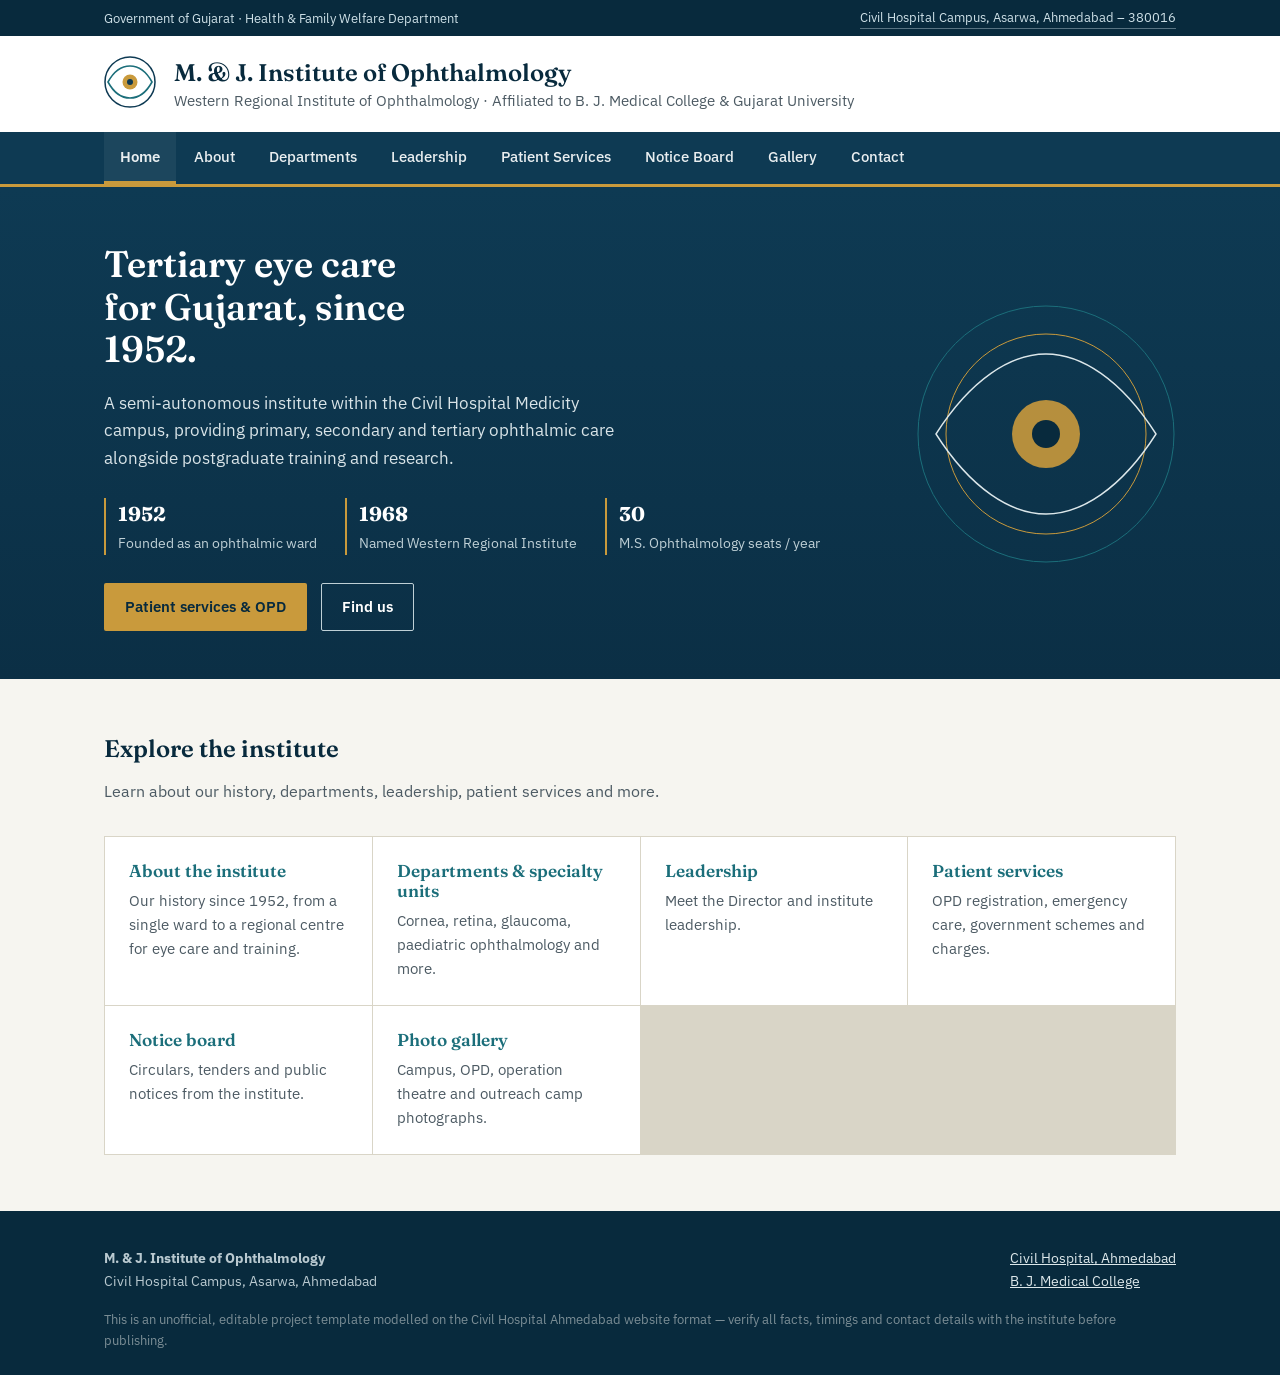
<file: index.html>
<!DOCTYPE html>
<html lang="en">
<head>
<meta charset="UTF-8">
<meta name="viewport" content="width=device-width, initial-scale=1.0">
<title>Home — M. &amp; J. Institute of Ophthalmology</title>
<meta name="description" content="M. & J. Institute of Ophthalmology, Ahmedabad — Western Regional Institute of Ophthalmology, Civil Hospital Campus, Asarwa. Est. 1952.">
<link rel="preconnect" href="https://fonts.googleapis.com">
<link rel="preconnect" href="https://fonts.gstatic.com" crossorigin>
<link href="https://fonts.googleapis.com/css2?family=Fraunces:opsz,wght@9..144,400;9..144,500;9..144,600;9..144,700&family=IBM+Plex+Sans:wght@400;500;600&display=swap" rel="stylesheet">
<link rel="stylesheet" href="styles.css">
</head>
<body>

<div class="gov-strip">
  <div class="wrap">
    <span>Government of Gujarat &middot; Health &amp; Family Welfare Department</span>
    <a href="contact.html">Civil Hospital Campus, Asarwa, Ahmedabad &ndash; 380016</a>
  </div>
</div>

<header class="site">
  <div class="wrap site-head">
    <div class="mark">
      <a href="index.html" style="display:block;">
      <svg width="52" height="52" viewBox="0 0 52 52" fill="none" xmlns="http://www.w3.org/2000/svg">
        <circle cx="26" cy="26" r="25" stroke="#0E3A53" stroke-width="1.5"/>
        <path d="M4 26C10 15 18 10 26 10C34 10 42 15 48 26C42 37 34 42 26 42C18 42 10 37 4 26Z" stroke="#1B6E7A" stroke-width="1.6"/>
        <circle cx="26" cy="26" r="7.5" fill="#C99A3C"/>
        <circle cx="26" cy="26" r="3" fill="#0E3A53"/>
      </svg>
      </a>
    </div>
    <div class="site-titles">
      <h1><a href="index.html" style="color:inherit;text-decoration:none;">M. &amp; J. Institute of Ophthalmology</a></h1>
      <p>Western Regional Institute of Ophthalmology &middot; Affiliated to B. J. Medical College &amp; Gujarat University</p>
    </div>
  </div>
  <nav class="primary">
    <ul>
      <li><a href="index.html" class="active">Home</a></li>
      <li><a href="about.html">About</a></li>
      <li><a href="departments.html">Departments</a></li>
      <li><a href="leadership.html">Leadership</a></li>
      <li><a href="services.html">Patient Services</a></li>
      <li><a href="notices.html">Notice Board</a></li>
      <li><a href="gallery.html">Gallery</a></li>
      <li><a href="contact.html">Contact</a></li>
    </ul>
  </nav>
</header>

<section class="hero">
  <div class="wrap">
    <div class="hero-copy">
      <h2>Tertiary eye care for Gujarat, since 1952.</h2>
      <p class="lede">A semi-autonomous institute within the Civil Hospital Medicity campus, providing primary, secondary and tertiary ophthalmic care alongside postgraduate training and research.</p>
      <div class="hero-facts">
        <div><strong>1952</strong><span>Founded as an ophthalmic ward</span></div>
        <div><strong>1968</strong><span>Named Western Regional Institute</span></div>
        <div><strong>30</strong><span>M.S. Ophthalmology seats / year</span></div>
      </div>
      <div class="cta-row">
        <a class="btn btn-gold" href="services.html">Patient services &amp; OPD</a>
        <a class="btn btn-outline" href="contact.html">Find us</a>
      </div>
    </div>
    <div class="hero-eye">
      <svg viewBox="0 0 260 260" width="100%" xmlns="http://www.w3.org/2000/svg">
        <circle cx="130" cy="130" r="128" fill="none" stroke="#1B6E7A" stroke-width="1"/>
        <circle cx="130" cy="130" r="100" fill="none" stroke="#C99A3C" stroke-width="1"/>
        <path d="M20 130C55 75 95 50 130 50C165 50 205 75 240 130C205 185 165 210 130 210C95 210 55 185 20 130Z" fill="none" stroke="#DCE7EA" stroke-width="1.4"/>
        <circle cx="130" cy="130" r="34" fill="#C99A3C" opacity="0.9"/>
        <circle cx="130" cy="130" r="14" fill="#082A3D"/>
      </svg>
    </div>
  </div>
</section>

<section id="quicklinks">
  <div class="wrap">
    <div class="section-head">
      <h2>Explore the institute</h2>
      <p>Learn about our history, departments, leadership, patient services and more.</p>
    </div>
    <div class="dept-list">
      <article><h3><a href="about.html">About the institute</a></h3><p>Our history since 1952, from a single ward to a regional centre for eye care and training.</p></article>
      <article><h3><a href="departments.html">Departments &amp; specialty units</a></h3><p>Cornea, retina, glaucoma, paediatric ophthalmology and more.</p></article>
      <article><h3><a href="leadership.html">Leadership</a></h3><p>Meet the Director and institute leadership.</p></article>
      <article><h3><a href="services.html">Patient services</a></h3><p>OPD registration, emergency care, government schemes and charges.</p></article>
      <article><h3><a href="notices.html">Notice board</a></h3><p>Circulars, tenders and public notices from the institute.</p></article>
      <article><h3><a href="gallery.html">Photo gallery</a></h3><p>Campus, OPD, operation theatre and outreach camp photographs.</p></article>
    </div>
  </div>
</section>

<footer class="site">
  <div class="wrap">
    <div>
      <strong>M. &amp; J. Institute of Ophthalmology</strong><br>
      Civil Hospital Campus, Asarwa, Ahmedabad
    </div>
    <div>
      <a href="https://civilhospitalahd.gujarat.gov.in/" target="_blank" rel="noopener">Civil Hospital, Ahmedabad</a><br>
      <a href="https://bjmcabd.edu.in/" target="_blank" rel="noopener">B. J. Medical College</a>
    </div>
  </div>
  <div class="wrap fine">This is an unofficial, editable project template modelled on the Civil Hospital Ahmedabad website format — verify all facts, timings and contact details with the institute before publishing.</div>
</footer>

</body>
</html>
</file>
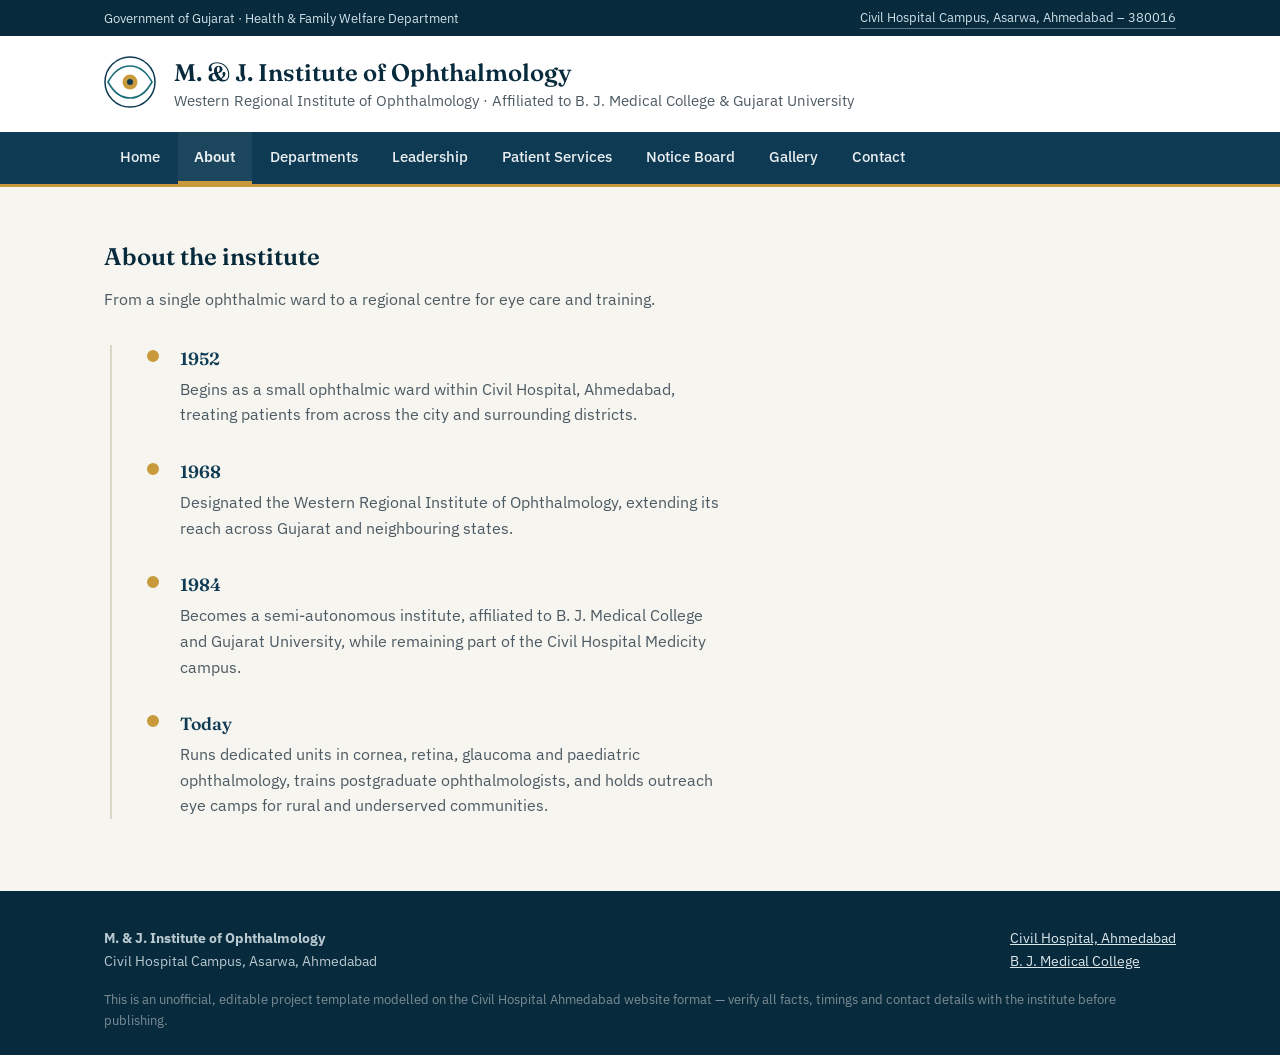
<file: about.html>
<!DOCTYPE html>
<html lang="en">
<head>
<meta charset="UTF-8">
<meta name="viewport" content="width=device-width, initial-scale=1.0">
<title>About the Institute — M. &amp; J. Institute of Ophthalmology</title>
<meta name="description" content="History of M. & J. Institute of Ophthalmology, Ahmedabad, from 1952 to today.">
<link rel="preconnect" href="https://fonts.googleapis.com">
<link rel="preconnect" href="https://fonts.gstatic.com" crossorigin>
<link href="https://fonts.googleapis.com/css2?family=Fraunces:opsz,wght@9..144,400;9..144,500;9..144,600;9..144,700&family=IBM+Plex+Sans:wght@400;500;600&display=swap" rel="stylesheet">
<link rel="stylesheet" href="styles.css">
</head>
<body>

<div class="gov-strip">
  <div class="wrap">
    <span>Government of Gujarat &middot; Health &amp; Family Welfare Department</span>
    <a href="contact.html">Civil Hospital Campus, Asarwa, Ahmedabad &ndash; 380016</a>
  </div>
</div>

<header class="site">
  <div class="wrap site-head">
    <div class="mark">
      <a href="index.html" style="display:block;">
      <svg width="52" height="52" viewBox="0 0 52 52" fill="none" xmlns="http://www.w3.org/2000/svg">
        <circle cx="26" cy="26" r="25" stroke="#0E3A53" stroke-width="1.5"/>
        <path d="M4 26C10 15 18 10 26 10C34 10 42 15 48 26C42 37 34 42 26 42C18 42 10 37 4 26Z" stroke="#1B6E7A" stroke-width="1.6"/>
        <circle cx="26" cy="26" r="7.5" fill="#C99A3C"/>
        <circle cx="26" cy="26" r="3" fill="#0E3A53"/>
      </svg>
      </a>
    </div>
    <div class="site-titles">
      <h1><a href="index.html" style="color:inherit;text-decoration:none;">M. &amp; J. Institute of Ophthalmology</a></h1>
      <p>Western Regional Institute of Ophthalmology &middot; Affiliated to B. J. Medical College &amp; Gujarat University</p>
    </div>
  </div>
  <nav class="primary">
    <ul>
      <li><a href="index.html">Home</a></li>
      <li><a href="about.html" class="active">About</a></li>
      <li><a href="departments.html">Departments</a></li>
      <li><a href="leadership.html">Leadership</a></li>
      <li><a href="services.html">Patient Services</a></li>
      <li><a href="notices.html">Notice Board</a></li>
      <li><a href="gallery.html">Gallery</a></li>
      <li><a href="contact.html">Contact</a></li>
    </ul>
  </nav>
</header>

<section id="about">
  <div class="wrap">
    <div class="section-head">
      <h2>About the institute</h2>
      <p>From a single ophthalmic ward to a regional centre for eye care and training.</p>
    </div>
    <ul class="timeline">
      <li>
        <div class="yr">1952</div>
        <p>Begins as a small ophthalmic ward within Civil Hospital, Ahmedabad, treating patients from across the city and surrounding districts.</p>
      </li>
      <li>
        <div class="yr">1968</div>
        <p>Designated the Western Regional Institute of Ophthalmology, extending its reach across Gujarat and neighbouring states.</p>
      </li>
      <li>
        <div class="yr">1984</div>
        <p>Becomes a semi-autonomous institute, affiliated to B. J. Medical College and Gujarat University, while remaining part of the Civil Hospital Medicity campus.</p>
      </li>
      <li>
        <div class="yr">Today</div>
        <p>Runs dedicated units in cornea, retina, glaucoma and paediatric ophthalmology, trains postgraduate ophthalmologists, and holds outreach eye camps for rural and underserved communities.</p>
      </li>
    </ul>
  </div>
</section>

<footer class="site">
  <div class="wrap">
    <div>
      <strong>M. &amp; J. Institute of Ophthalmology</strong><br>
      Civil Hospital Campus, Asarwa, Ahmedabad
    </div>
    <div>
      <a href="https://civilhospitalahd.gujarat.gov.in/" target="_blank" rel="noopener">Civil Hospital, Ahmedabad</a><br>
      <a href="https://bjmcabd.edu.in/" target="_blank" rel="noopener">B. J. Medical College</a>
    </div>
  </div>
  <div class="wrap fine">This is an unofficial, editable project template modelled on the Civil Hospital Ahmedabad website format — verify all facts, timings and contact details with the institute before publishing.</div>
</footer>

</body>
</html>
</file>
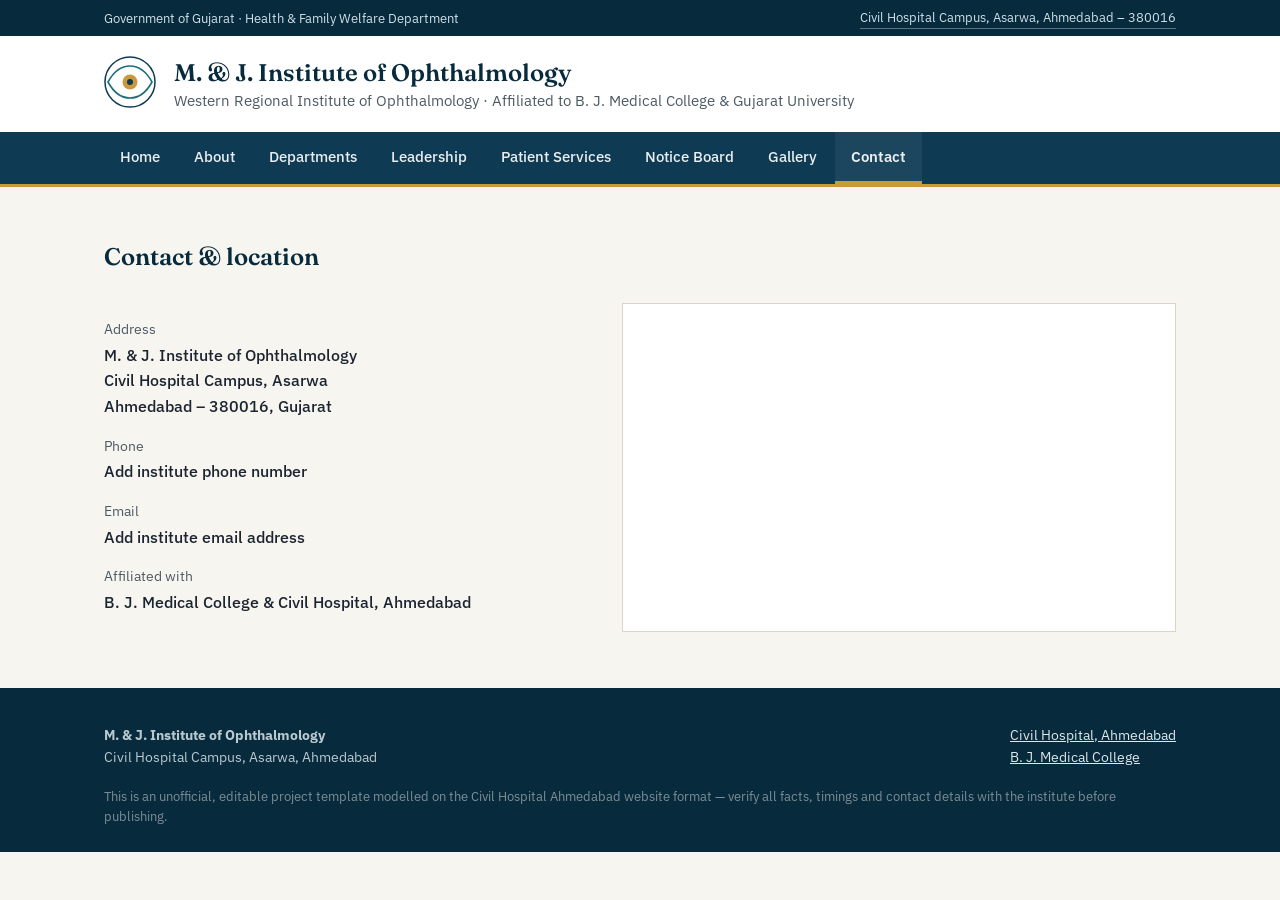
<file: contact.html>
<!DOCTYPE html>
<html lang="en">
<head>
<meta charset="UTF-8">
<meta name="viewport" content="width=device-width, initial-scale=1.0">
<title>Contact & Location — M. &amp; J. Institute of Ophthalmology</title>
<meta name="description" content="Contact details and location of M. & J. Institute of Ophthalmology, Civil Hospital Campus, Asarwa, Ahmedabad.">
<link rel="preconnect" href="https://fonts.googleapis.com">
<link rel="preconnect" href="https://fonts.gstatic.com" crossorigin>
<link href="https://fonts.googleapis.com/css2?family=Fraunces:opsz,wght@9..144,400;9..144,500;9..144,600;9..144,700&family=IBM+Plex+Sans:wght@400;500;600&display=swap" rel="stylesheet">
<link rel="stylesheet" href="styles.css">
</head>
<body>

<div class="gov-strip">
  <div class="wrap">
    <span>Government of Gujarat &middot; Health &amp; Family Welfare Department</span>
    <a href="contact.html">Civil Hospital Campus, Asarwa, Ahmedabad &ndash; 380016</a>
  </div>
</div>

<header class="site">
  <div class="wrap site-head">
    <div class="mark">
      <a href="index.html" style="display:block;">
      <svg width="52" height="52" viewBox="0 0 52 52" fill="none" xmlns="http://www.w3.org/2000/svg">
        <circle cx="26" cy="26" r="25" stroke="#0E3A53" stroke-width="1.5"/>
        <path d="M4 26C10 15 18 10 26 10C34 10 42 15 48 26C42 37 34 42 26 42C18 42 10 37 4 26Z" stroke="#1B6E7A" stroke-width="1.6"/>
        <circle cx="26" cy="26" r="7.5" fill="#C99A3C"/>
        <circle cx="26" cy="26" r="3" fill="#0E3A53"/>
      </svg>
      </a>
    </div>
    <div class="site-titles">
      <h1><a href="index.html" style="color:inherit;text-decoration:none;">M. &amp; J. Institute of Ophthalmology</a></h1>
      <p>Western Regional Institute of Ophthalmology &middot; Affiliated to B. J. Medical College &amp; Gujarat University</p>
    </div>
  </div>
  <nav class="primary">
    <ul>
      <li><a href="index.html">Home</a></li>
      <li><a href="about.html">About</a></li>
      <li><a href="departments.html">Departments</a></li>
      <li><a href="leadership.html">Leadership</a></li>
      <li><a href="services.html">Patient Services</a></li>
      <li><a href="notices.html">Notice Board</a></li>
      <li><a href="gallery.html">Gallery</a></li>
      <li><a href="contact.html" class="active">Contact</a></li>
    </ul>
  </nav>
</header>

<section id="contact">
  <div class="wrap">
    <div class="section-head">
      <h2>Contact &amp; location</h2>
    </div>
    <div class="contact-grid">
      <dl class="contact-info">
        <dt>Address</dt>
        <dd>M. &amp; J. Institute of Ophthalmology<br>Civil Hospital Campus, Asarwa<br>Ahmedabad – 380016, Gujarat</dd>
        <dt>Phone</dt>
        <dd>Add institute phone number</dd>
        <dt>Email</dt>
        <dd>Add institute email address</dd>
        <dt>Affiliated with</dt>
        <dd>B. J. Medical College &amp; Civil Hospital, Ahmedabad</dd>
      </dl>
      <div class="map-embed">
        <iframe src="https://www.google.com/maps?q=Civil+Hospital+Asarwa+Ahmedabad&output=embed" loading="lazy" title="Map to Civil Hospital Campus, Asarwa, Ahmedabad"></iframe>
      </div>
    </div>
  </div>
</section>

<footer class="site">
  <div class="wrap">
    <div>
      <strong>M. &amp; J. Institute of Ophthalmology</strong><br>
      Civil Hospital Campus, Asarwa, Ahmedabad
    </div>
    <div>
      <a href="https://civilhospitalahd.gujarat.gov.in/" target="_blank" rel="noopener">Civil Hospital, Ahmedabad</a><br>
      <a href="https://bjmcabd.edu.in/" target="_blank" rel="noopener">B. J. Medical College</a>
    </div>
  </div>
  <div class="wrap fine">This is an unofficial, editable project template modelled on the Civil Hospital Ahmedabad website format — verify all facts, timings and contact details with the institute before publishing.</div>
</footer>

</body>
</html>
</file>
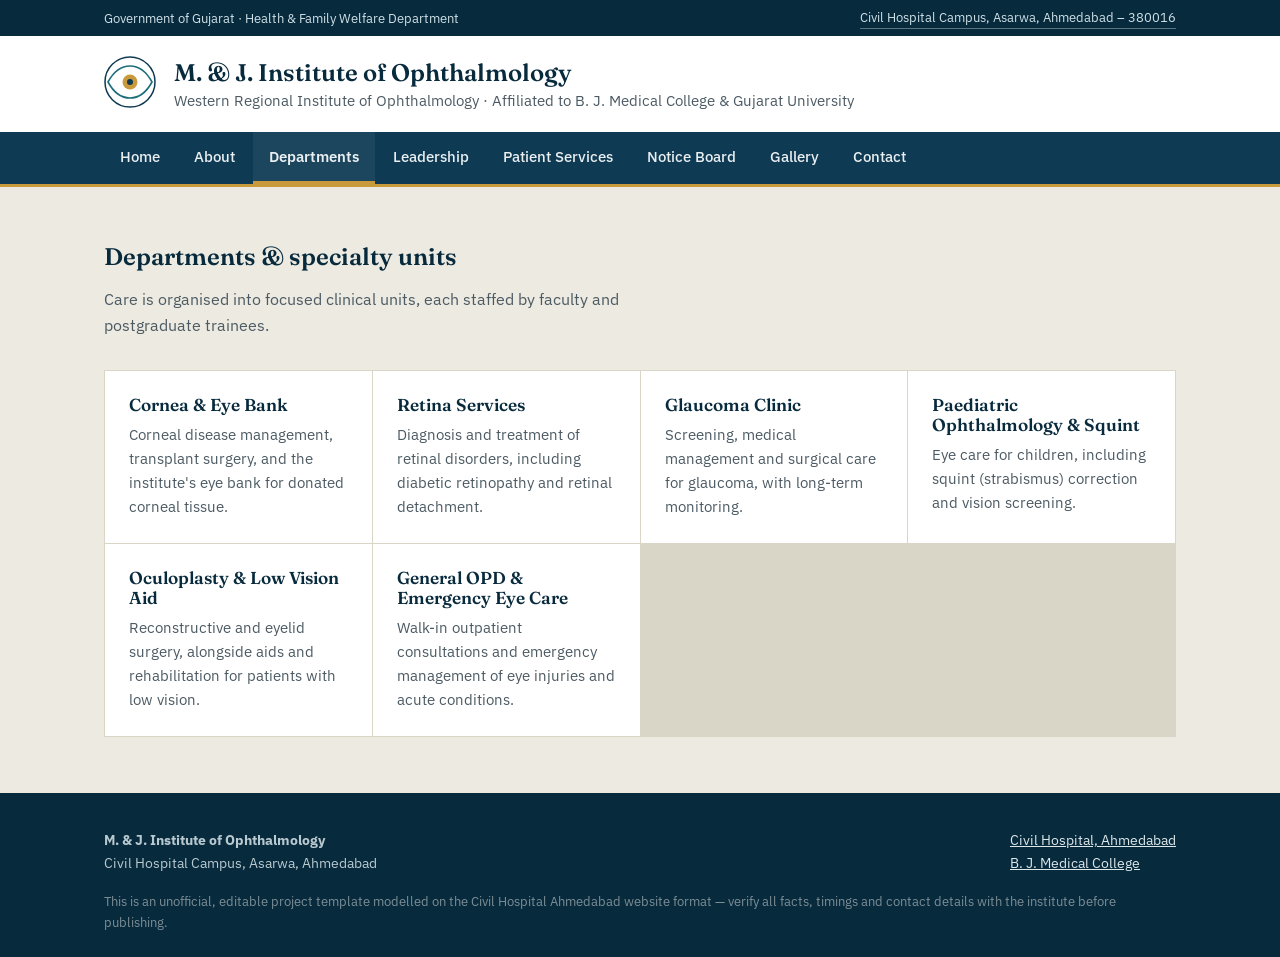
<file: departments.html>
<!DOCTYPE html>
<html lang="en">
<head>
<meta charset="UTF-8">
<meta name="viewport" content="width=device-width, initial-scale=1.0">
<title>Departments & Specialty Units — M. &amp; J. Institute of Ophthalmology</title>
<meta name="description" content="Clinical departments and specialty units at M. & J. Institute of Ophthalmology.">
<link rel="preconnect" href="https://fonts.googleapis.com">
<link rel="preconnect" href="https://fonts.gstatic.com" crossorigin>
<link href="https://fonts.googleapis.com/css2?family=Fraunces:opsz,wght@9..144,400;9..144,500;9..144,600;9..144,700&family=IBM+Plex+Sans:wght@400;500;600&display=swap" rel="stylesheet">
<link rel="stylesheet" href="styles.css">
</head>
<body>

<div class="gov-strip">
  <div class="wrap">
    <span>Government of Gujarat &middot; Health &amp; Family Welfare Department</span>
    <a href="contact.html">Civil Hospital Campus, Asarwa, Ahmedabad &ndash; 380016</a>
  </div>
</div>

<header class="site">
  <div class="wrap site-head">
    <div class="mark">
      <a href="index.html" style="display:block;">
      <svg width="52" height="52" viewBox="0 0 52 52" fill="none" xmlns="http://www.w3.org/2000/svg">
        <circle cx="26" cy="26" r="25" stroke="#0E3A53" stroke-width="1.5"/>
        <path d="M4 26C10 15 18 10 26 10C34 10 42 15 48 26C42 37 34 42 26 42C18 42 10 37 4 26Z" stroke="#1B6E7A" stroke-width="1.6"/>
        <circle cx="26" cy="26" r="7.5" fill="#C99A3C"/>
        <circle cx="26" cy="26" r="3" fill="#0E3A53"/>
      </svg>
      </a>
    </div>
    <div class="site-titles">
      <h1><a href="index.html" style="color:inherit;text-decoration:none;">M. &amp; J. Institute of Ophthalmology</a></h1>
      <p>Western Regional Institute of Ophthalmology &middot; Affiliated to B. J. Medical College &amp; Gujarat University</p>
    </div>
  </div>
  <nav class="primary">
    <ul>
      <li><a href="index.html">Home</a></li>
      <li><a href="about.html">About</a></li>
      <li><a href="departments.html" class="active">Departments</a></li>
      <li><a href="leadership.html">Leadership</a></li>
      <li><a href="services.html">Patient Services</a></li>
      <li><a href="notices.html">Notice Board</a></li>
      <li><a href="gallery.html">Gallery</a></li>
      <li><a href="contact.html">Contact</a></li>
    </ul>
  </nav>
</header>

<section class="alt" id="departments">
  <div class="wrap">
    <div class="section-head">
      <h2>Departments &amp; specialty units</h2>
      <p>Care is organised into focused clinical units, each staffed by faculty and postgraduate trainees.</p>
    </div>
    <div class="dept-list">
      <article>
        <h3>Cornea &amp; Eye Bank</h3>
        <p>Corneal disease management, transplant surgery, and the institute's eye bank for donated corneal tissue.</p>
      </article>
      <article>
        <h3>Retina Services</h3>
        <p>Diagnosis and treatment of retinal disorders, including diabetic retinopathy and retinal detachment.</p>
      </article>
      <article>
        <h3>Glaucoma Clinic</h3>
        <p>Screening, medical management and surgical care for glaucoma, with long-term monitoring.</p>
      </article>
      <article>
        <h3>Paediatric Ophthalmology &amp; Squint</h3>
        <p>Eye care for children, including squint (strabismus) correction and vision screening.</p>
      </article>
      <article>
        <h3>Oculoplasty &amp; Low Vision Aid</h3>
        <p>Reconstructive and eyelid surgery, alongside aids and rehabilitation for patients with low vision.</p>
      </article>
      <article>
        <h3>General OPD &amp; Emergency Eye Care</h3>
        <p>Walk-in outpatient consultations and emergency management of eye injuries and acute conditions.</p>
      </article>
    </div>
  </div>
</section>

<footer class="site">
  <div class="wrap">
    <div>
      <strong>M. &amp; J. Institute of Ophthalmology</strong><br>
      Civil Hospital Campus, Asarwa, Ahmedabad
    </div>
    <div>
      <a href="https://civilhospitalahd.gujarat.gov.in/" target="_blank" rel="noopener">Civil Hospital, Ahmedabad</a><br>
      <a href="https://bjmcabd.edu.in/" target="_blank" rel="noopener">B. J. Medical College</a>
    </div>
  </div>
  <div class="wrap fine">This is an unofficial, editable project template modelled on the Civil Hospital Ahmedabad website format — verify all facts, timings and contact details with the institute before publishing.</div>
</footer>

</body>
</html>
</file>
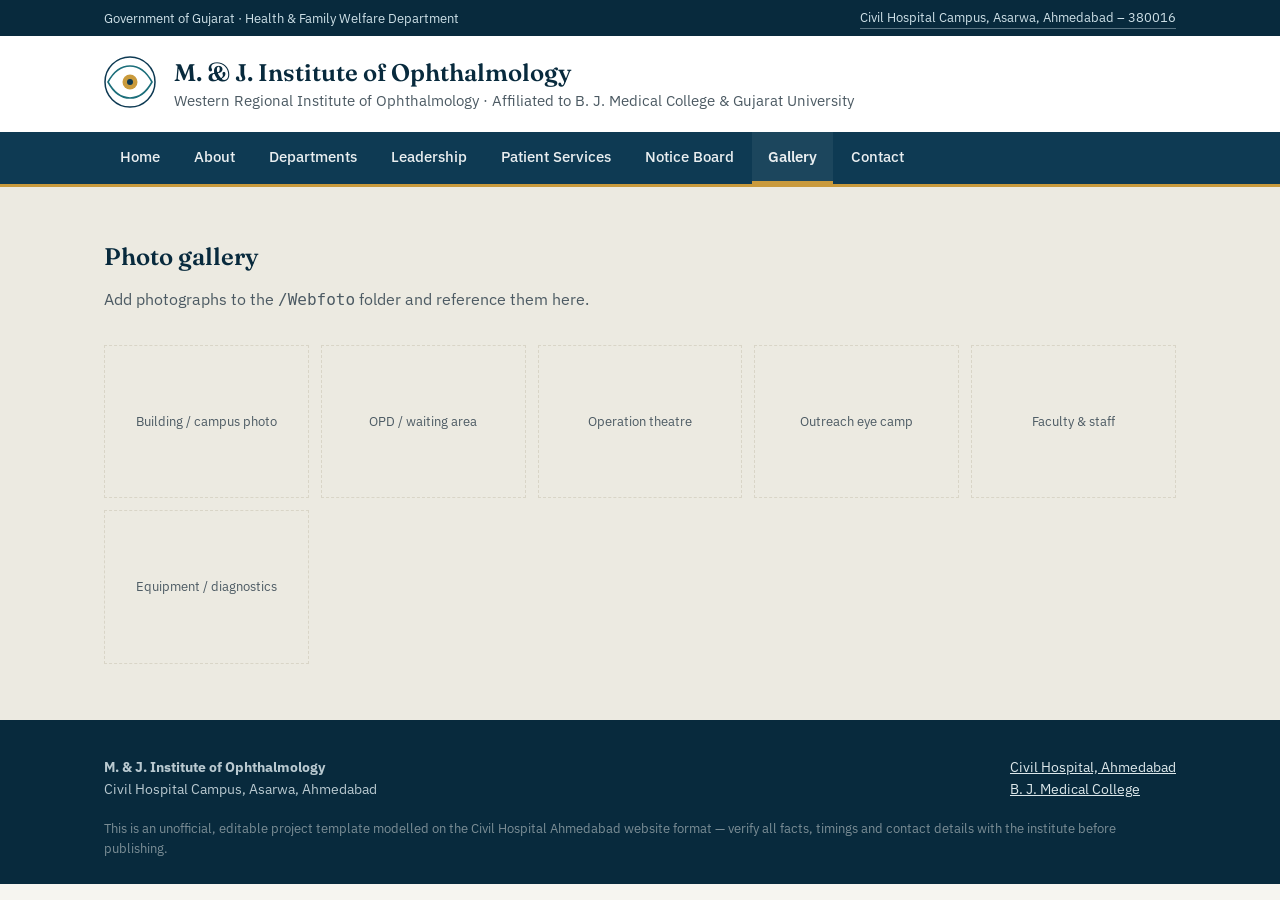
<file: gallery.html>
<!DOCTYPE html>
<html lang="en">
<head>
<meta charset="UTF-8">
<meta name="viewport" content="width=device-width, initial-scale=1.0">
<title>Photo Gallery — M. &amp; J. Institute of Ophthalmology</title>
<meta name="description" content="Photo gallery of M. & J. Institute of Ophthalmology, Ahmedabad.">
<link rel="preconnect" href="https://fonts.googleapis.com">
<link rel="preconnect" href="https://fonts.gstatic.com" crossorigin>
<link href="https://fonts.googleapis.com/css2?family=Fraunces:opsz,wght@9..144,400;9..144,500;9..144,600;9..144,700&family=IBM+Plex+Sans:wght@400;500;600&display=swap" rel="stylesheet">
<link rel="stylesheet" href="styles.css">
</head>
<body>

<div class="gov-strip">
  <div class="wrap">
    <span>Government of Gujarat &middot; Health &amp; Family Welfare Department</span>
    <a href="contact.html">Civil Hospital Campus, Asarwa, Ahmedabad &ndash; 380016</a>
  </div>
</div>

<header class="site">
  <div class="wrap site-head">
    <div class="mark">
      <a href="index.html" style="display:block;">
      <svg width="52" height="52" viewBox="0 0 52 52" fill="none" xmlns="http://www.w3.org/2000/svg">
        <circle cx="26" cy="26" r="25" stroke="#0E3A53" stroke-width="1.5"/>
        <path d="M4 26C10 15 18 10 26 10C34 10 42 15 48 26C42 37 34 42 26 42C18 42 10 37 4 26Z" stroke="#1B6E7A" stroke-width="1.6"/>
        <circle cx="26" cy="26" r="7.5" fill="#C99A3C"/>
        <circle cx="26" cy="26" r="3" fill="#0E3A53"/>
      </svg>
      </a>
    </div>
    <div class="site-titles">
      <h1><a href="index.html" style="color:inherit;text-decoration:none;">M. &amp; J. Institute of Ophthalmology</a></h1>
      <p>Western Regional Institute of Ophthalmology &middot; Affiliated to B. J. Medical College &amp; Gujarat University</p>
    </div>
  </div>
  <nav class="primary">
    <ul>
      <li><a href="index.html">Home</a></li>
      <li><a href="about.html">About</a></li>
      <li><a href="departments.html">Departments</a></li>
      <li><a href="leadership.html">Leadership</a></li>
      <li><a href="services.html">Patient Services</a></li>
      <li><a href="notices.html">Notice Board</a></li>
      <li><a href="gallery.html" class="active">Gallery</a></li>
      <li><a href="contact.html">Contact</a></li>
    </ul>
  </nav>
</header>

<section class="alt" id="gallery">
  <div class="wrap">
    <div class="section-head">
      <h2>Photo gallery</h2>
      <p>Add photographs to the <code>/Webfoto</code> folder and reference them here.</p>
    </div>
    <div class="gallery">
      <figure>Building / campus photo</figure>
      <figure>OPD / waiting area</figure>
      <figure>Operation theatre</figure>
      <figure>Outreach eye camp</figure>
      <figure>Faculty &amp; staff</figure>
      <figure>Equipment / diagnostics</figure>
    </div>
  </div>
</section>

<footer class="site">
  <div class="wrap">
    <div>
      <strong>M. &amp; J. Institute of Ophthalmology</strong><br>
      Civil Hospital Campus, Asarwa, Ahmedabad
    </div>
    <div>
      <a href="https://civilhospitalahd.gujarat.gov.in/" target="_blank" rel="noopener">Civil Hospital, Ahmedabad</a><br>
      <a href="https://bjmcabd.edu.in/" target="_blank" rel="noopener">B. J. Medical College</a>
    </div>
  </div>
  <div class="wrap fine">This is an unofficial, editable project template modelled on the Civil Hospital Ahmedabad website format — verify all facts, timings and contact details with the institute before publishing.</div>
</footer>

</body>
</html>
</file>
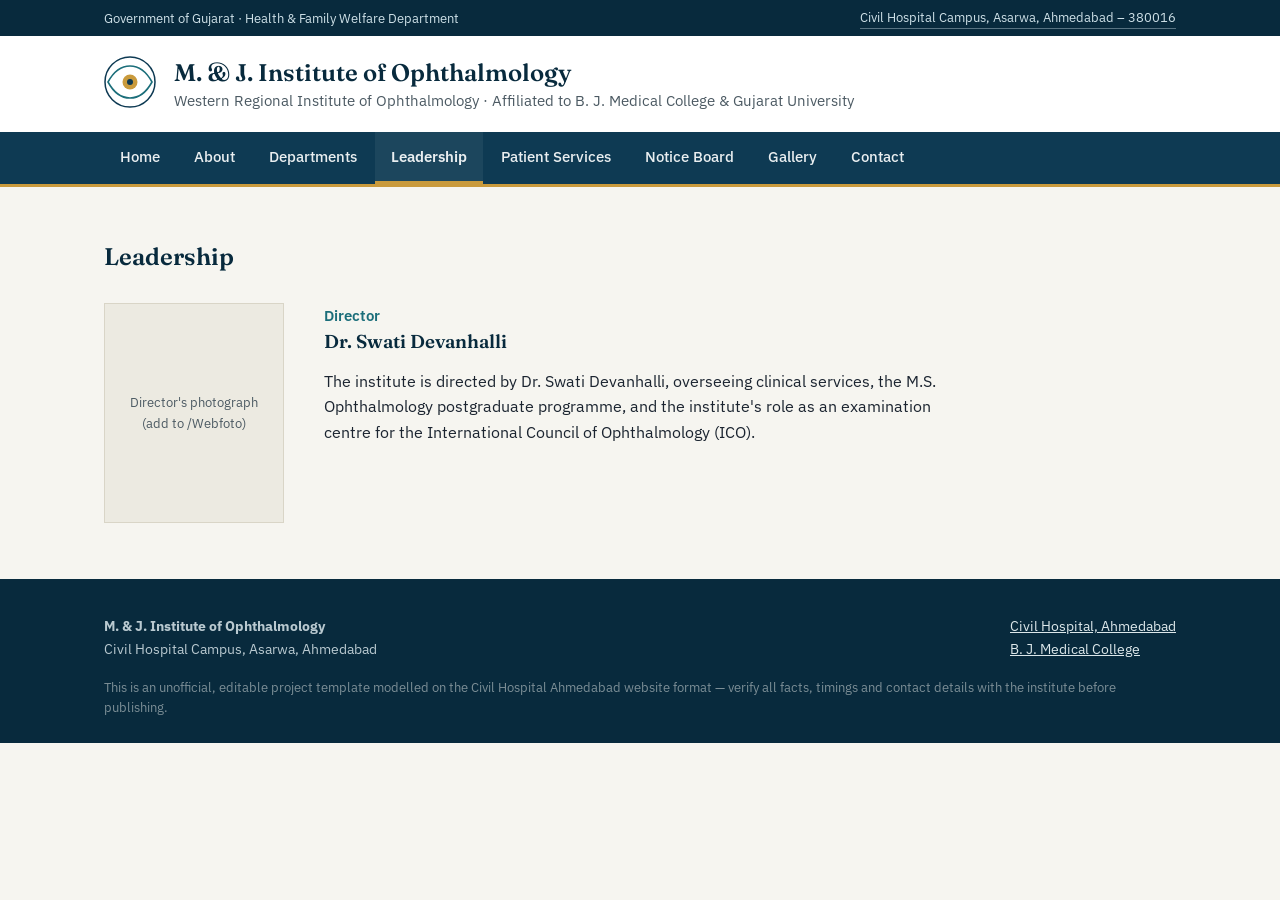
<file: leadership.html>
<!DOCTYPE html>
<html lang="en">
<head>
<meta charset="UTF-8">
<meta name="viewport" content="width=device-width, initial-scale=1.0">
<title>Leadership — M. &amp; J. Institute of Ophthalmology</title>
<meta name="description" content="Leadership of M. & J. Institute of Ophthalmology, Ahmedabad.">
<link rel="preconnect" href="https://fonts.googleapis.com">
<link rel="preconnect" href="https://fonts.gstatic.com" crossorigin>
<link href="https://fonts.googleapis.com/css2?family=Fraunces:opsz,wght@9..144,400;9..144,500;9..144,600;9..144,700&family=IBM+Plex+Sans:wght@400;500;600&display=swap" rel="stylesheet">
<link rel="stylesheet" href="styles.css">
</head>
<body>

<div class="gov-strip">
  <div class="wrap">
    <span>Government of Gujarat &middot; Health &amp; Family Welfare Department</span>
    <a href="contact.html">Civil Hospital Campus, Asarwa, Ahmedabad &ndash; 380016</a>
  </div>
</div>

<header class="site">
  <div class="wrap site-head">
    <div class="mark">
      <a href="index.html" style="display:block;">
      <svg width="52" height="52" viewBox="0 0 52 52" fill="none" xmlns="http://www.w3.org/2000/svg">
        <circle cx="26" cy="26" r="25" stroke="#0E3A53" stroke-width="1.5"/>
        <path d="M4 26C10 15 18 10 26 10C34 10 42 15 48 26C42 37 34 42 26 42C18 42 10 37 4 26Z" stroke="#1B6E7A" stroke-width="1.6"/>
        <circle cx="26" cy="26" r="7.5" fill="#C99A3C"/>
        <circle cx="26" cy="26" r="3" fill="#0E3A53"/>
      </svg>
      </a>
    </div>
    <div class="site-titles">
      <h1><a href="index.html" style="color:inherit;text-decoration:none;">M. &amp; J. Institute of Ophthalmology</a></h1>
      <p>Western Regional Institute of Ophthalmology &middot; Affiliated to B. J. Medical College &amp; Gujarat University</p>
    </div>
  </div>
  <nav class="primary">
    <ul>
      <li><a href="index.html">Home</a></li>
      <li><a href="about.html">About</a></li>
      <li><a href="departments.html">Departments</a></li>
      <li><a href="leadership.html" class="active">Leadership</a></li>
      <li><a href="services.html">Patient Services</a></li>
      <li><a href="notices.html">Notice Board</a></li>
      <li><a href="gallery.html">Gallery</a></li>
      <li><a href="contact.html">Contact</a></li>
    </ul>
  </nav>
</header>

<section id="leadership">
  <div class="wrap">
    <div class="section-head">
      <h2>Leadership</h2>
    </div>
    <div class="lead-grid">
      <div class="lead-photo">Director's photograph<br>(add to /Webfoto)</div>
      <div class="lead-copy">
        <div class="role">Director</div>
        <h3>Dr. Swati Devanhalli</h3>
        <p class="measure">The institute is directed by Dr. Swati Devanhalli, overseeing clinical services, the M.S. Ophthalmology postgraduate programme, and the institute's role as an examination centre for the International Council of Ophthalmology (ICO).</p>
      </div>
    </div>
  </div>
</section>

<footer class="site">
  <div class="wrap">
    <div>
      <strong>M. &amp; J. Institute of Ophthalmology</strong><br>
      Civil Hospital Campus, Asarwa, Ahmedabad
    </div>
    <div>
      <a href="https://civilhospitalahd.gujarat.gov.in/" target="_blank" rel="noopener">Civil Hospital, Ahmedabad</a><br>
      <a href="https://bjmcabd.edu.in/" target="_blank" rel="noopener">B. J. Medical College</a>
    </div>
  </div>
  <div class="wrap fine">This is an unofficial, editable project template modelled on the Civil Hospital Ahmedabad website format — verify all facts, timings and contact details with the institute before publishing.</div>
</footer>

</body>
</html>
</file>
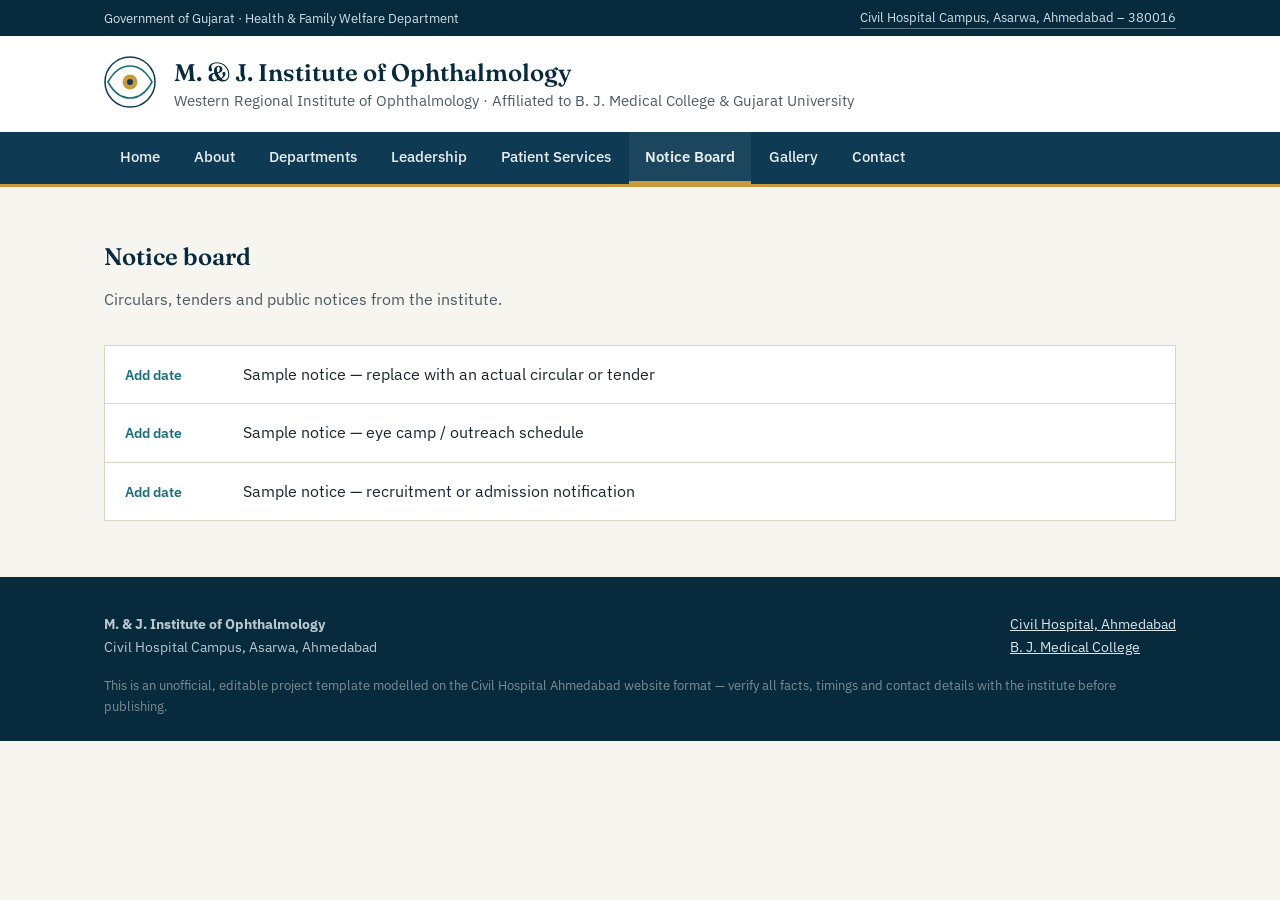
<file: notices.html>
<!DOCTYPE html>
<html lang="en">
<head>
<meta charset="UTF-8">
<meta name="viewport" content="width=device-width, initial-scale=1.0">
<title>Notice Board — M. &amp; J. Institute of Ophthalmology</title>
<meta name="description" content="Circulars, tenders and public notices from M. & J. Institute of Ophthalmology.">
<link rel="preconnect" href="https://fonts.googleapis.com">
<link rel="preconnect" href="https://fonts.gstatic.com" crossorigin>
<link href="https://fonts.googleapis.com/css2?family=Fraunces:opsz,wght@9..144,400;9..144,500;9..144,600;9..144,700&family=IBM+Plex+Sans:wght@400;500;600&display=swap" rel="stylesheet">
<link rel="stylesheet" href="styles.css">
</head>
<body>

<div class="gov-strip">
  <div class="wrap">
    <span>Government of Gujarat &middot; Health &amp; Family Welfare Department</span>
    <a href="contact.html">Civil Hospital Campus, Asarwa, Ahmedabad &ndash; 380016</a>
  </div>
</div>

<header class="site">
  <div class="wrap site-head">
    <div class="mark">
      <a href="index.html" style="display:block;">
      <svg width="52" height="52" viewBox="0 0 52 52" fill="none" xmlns="http://www.w3.org/2000/svg">
        <circle cx="26" cy="26" r="25" stroke="#0E3A53" stroke-width="1.5"/>
        <path d="M4 26C10 15 18 10 26 10C34 10 42 15 48 26C42 37 34 42 26 42C18 42 10 37 4 26Z" stroke="#1B6E7A" stroke-width="1.6"/>
        <circle cx="26" cy="26" r="7.5" fill="#C99A3C"/>
        <circle cx="26" cy="26" r="3" fill="#0E3A53"/>
      </svg>
      </a>
    </div>
    <div class="site-titles">
      <h1><a href="index.html" style="color:inherit;text-decoration:none;">M. &amp; J. Institute of Ophthalmology</a></h1>
      <p>Western Regional Institute of Ophthalmology &middot; Affiliated to B. J. Medical College &amp; Gujarat University</p>
    </div>
  </div>
  <nav class="primary">
    <ul>
      <li><a href="index.html">Home</a></li>
      <li><a href="about.html">About</a></li>
      <li><a href="departments.html">Departments</a></li>
      <li><a href="leadership.html">Leadership</a></li>
      <li><a href="services.html">Patient Services</a></li>
      <li><a href="notices.html" class="active">Notice Board</a></li>
      <li><a href="gallery.html">Gallery</a></li>
      <li><a href="contact.html">Contact</a></li>
    </ul>
  </nav>
</header>

<section id="notices">
  <div class="wrap">
    <div class="section-head">
      <h2>Notice board</h2>
      <p>Circulars, tenders and public notices from the institute.</p>
    </div>
    <ul class="notice-list">
      <li><span class="notice-date">Add date</span><span class="notice-title"><a href="#">Sample notice — replace with an actual circular or tender</a></span></li>
      <li><span class="notice-date">Add date</span><span class="notice-title"><a href="#">Sample notice — eye camp / outreach schedule</a></span></li>
      <li><span class="notice-date">Add date</span><span class="notice-title"><a href="#">Sample notice — recruitment or admission notification</a></span></li>
    </ul>
  </div>
</section>

<footer class="site">
  <div class="wrap">
    <div>
      <strong>M. &amp; J. Institute of Ophthalmology</strong><br>
      Civil Hospital Campus, Asarwa, Ahmedabad
    </div>
    <div>
      <a href="https://civilhospitalahd.gujarat.gov.in/" target="_blank" rel="noopener">Civil Hospital, Ahmedabad</a><br>
      <a href="https://bjmcabd.edu.in/" target="_blank" rel="noopener">B. J. Medical College</a>
    </div>
  </div>
  <div class="wrap fine">This is an unofficial, editable project template modelled on the Civil Hospital Ahmedabad website format — verify all facts, timings and contact details with the institute before publishing.</div>
</footer>

</body>
</html>
</file>
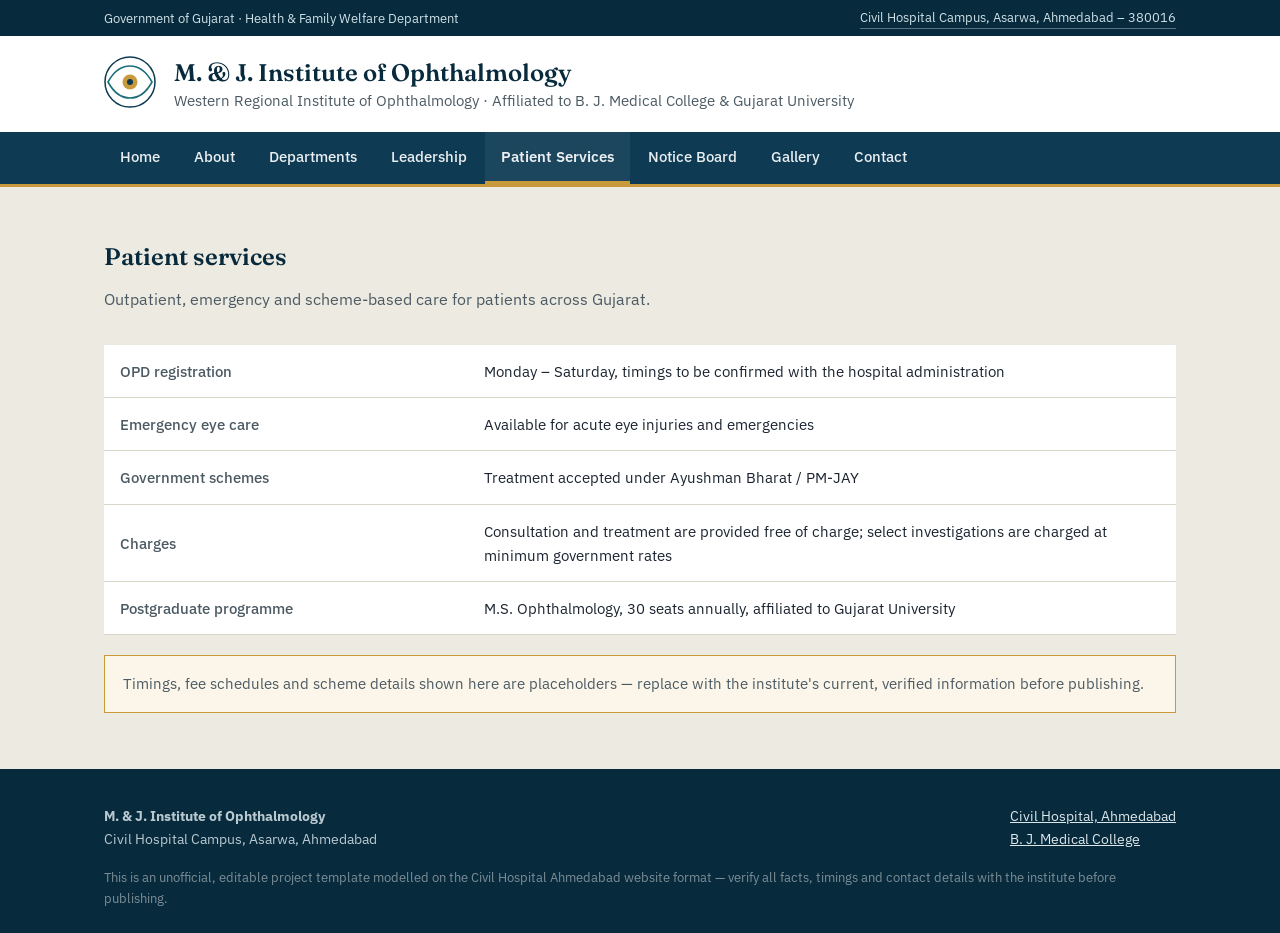
<file: services.html>
<!DOCTYPE html>
<html lang="en">
<head>
<meta charset="UTF-8">
<meta name="viewport" content="width=device-width, initial-scale=1.0">
<title>Patient Services — M. &amp; J. Institute of Ophthalmology</title>
<meta name="description" content="OPD, emergency and scheme-based patient services at M. & J. Institute of Ophthalmology.">
<link rel="preconnect" href="https://fonts.googleapis.com">
<link rel="preconnect" href="https://fonts.gstatic.com" crossorigin>
<link href="https://fonts.googleapis.com/css2?family=Fraunces:opsz,wght@9..144,400;9..144,500;9..144,600;9..144,700&family=IBM+Plex+Sans:wght@400;500;600&display=swap" rel="stylesheet">
<link rel="stylesheet" href="styles.css">
</head>
<body>

<div class="gov-strip">
  <div class="wrap">
    <span>Government of Gujarat &middot; Health &amp; Family Welfare Department</span>
    <a href="contact.html">Civil Hospital Campus, Asarwa, Ahmedabad &ndash; 380016</a>
  </div>
</div>

<header class="site">
  <div class="wrap site-head">
    <div class="mark">
      <a href="index.html" style="display:block;">
      <svg width="52" height="52" viewBox="0 0 52 52" fill="none" xmlns="http://www.w3.org/2000/svg">
        <circle cx="26" cy="26" r="25" stroke="#0E3A53" stroke-width="1.5"/>
        <path d="M4 26C10 15 18 10 26 10C34 10 42 15 48 26C42 37 34 42 26 42C18 42 10 37 4 26Z" stroke="#1B6E7A" stroke-width="1.6"/>
        <circle cx="26" cy="26" r="7.5" fill="#C99A3C"/>
        <circle cx="26" cy="26" r="3" fill="#0E3A53"/>
      </svg>
      </a>
    </div>
    <div class="site-titles">
      <h1><a href="index.html" style="color:inherit;text-decoration:none;">M. &amp; J. Institute of Ophthalmology</a></h1>
      <p>Western Regional Institute of Ophthalmology &middot; Affiliated to B. J. Medical College &amp; Gujarat University</p>
    </div>
  </div>
  <nav class="primary">
    <ul>
      <li><a href="index.html">Home</a></li>
      <li><a href="about.html">About</a></li>
      <li><a href="departments.html">Departments</a></li>
      <li><a href="leadership.html">Leadership</a></li>
      <li><a href="services.html" class="active">Patient Services</a></li>
      <li><a href="notices.html">Notice Board</a></li>
      <li><a href="gallery.html">Gallery</a></li>
      <li><a href="contact.html">Contact</a></li>
    </ul>
  </nav>
</header>

<section class="alt" id="services">
  <div class="wrap">
    <div class="section-head">
      <h2>Patient services</h2>
      <p>Outpatient, emergency and scheme-based care for patients across Gujarat.</p>
    </div>
    <table class="services">
      <tr><th>OPD registration</th><td>Monday – Saturday, timings to be confirmed with the hospital administration</td></tr>
      <tr><th>Emergency eye care</th><td>Available for acute eye injuries and emergencies</td></tr>
      <tr><th>Government schemes</th><td>Treatment accepted under Ayushman Bharat / PM-JAY</td></tr>
      <tr><th>Charges</th><td>Consultation and treatment are provided free of charge; select investigations are charged at minimum government rates</td></tr>
      <tr><th>Postgraduate programme</th><td>M.S. Ophthalmology, 30 seats annually, affiliated to Gujarat University</td></tr>
    </table>
    <div class="note-box">Timings, fee schedules and scheme details shown here are placeholders — replace with the institute's current, verified information before publishing.</div>
  </div>
</section>

<footer class="site">
  <div class="wrap">
    <div>
      <strong>M. &amp; J. Institute of Ophthalmology</strong><br>
      Civil Hospital Campus, Asarwa, Ahmedabad
    </div>
    <div>
      <a href="https://civilhospitalahd.gujarat.gov.in/" target="_blank" rel="noopener">Civil Hospital, Ahmedabad</a><br>
      <a href="https://bjmcabd.edu.in/" target="_blank" rel="noopener">B. J. Medical College</a>
    </div>
  </div>
  <div class="wrap fine">This is an unofficial, editable project template modelled on the Civil Hospital Ahmedabad website format — verify all facts, timings and contact details with the institute before publishing.</div>
</footer>

</body>
</html>
</file>
<file: styles.css>
:root{
    --navy:#0E3A53;
    --navy-deep:#082A3D;
    --teal:#1B6E7A;
    --gold:#C99A3C;
    --paper:#F6F5F0;
    --panel:#ECEAE1;
    --ink:#1B2430;
    --ink-soft:#4C5A63;
    --line:#D9D5C7;
    --white:#FFFFFF;
    --radius:2px;
  }
  *{box-sizing:border-box;}
  html{scroll-behavior:smooth;}
  body{
    margin:0;
    background:var(--paper);
    color:var(--ink);
    font-family:'IBM Plex Sans', Arial, sans-serif;
    font-size:16px;
    line-height:1.6;
  }
  h1,h2,h3,h4{
    font-family:'Fraunces', Georgia, serif;
    color:var(--navy-deep);
    margin:0 0 0.5em 0;
    line-height:1.15;
    font-weight:600;
  }
  a{color:var(--teal);}
  img{max-width:100%;display:block;}
  .wrap{max-width:1120px;margin:0 auto;padding:0 24px;}
  .measure{max-width:62ch;}

  /* top government strip */
  .gov-strip{
    background:var(--navy-deep);
    color:#CFE1E8;
    font-size:0.82rem;
  }
  .gov-strip .wrap{
    display:flex;justify-content:space-between;align-items:center;
    padding:7px 24px;flex-wrap:wrap;gap:6px;
  }
  .gov-strip a{color:#CFE1E8;text-decoration:none;border-bottom:1px solid rgba(207,225,232,0.4);}

  /* header */
  header.site{
    background:var(--white);
    border-bottom:3px solid var(--gold);
  }
  .site-head{
    display:flex;align-items:center;gap:18px;
    padding:20px 24px 16px;
  }
  .mark{flex:none;}
  .site-titles h1{font-size:1.5rem;margin:0;}
  .site-titles p{margin:2px 0 0;color:var(--ink-soft);font-size:0.95rem;}

  nav.primary{
    background:var(--navy);
  }
  nav.primary ul{
    list-style:none;margin:0;padding:0 24px;
    display:flex;gap:2px;flex-wrap:wrap;max-width:1120px;margin:0 auto;
  }
  nav.primary a{
    display:block;color:#E9EEF0;text-decoration:none;
    padding:13px 16px;font-size:0.93rem;font-weight:500;
    border-bottom:3px solid transparent;
  }
  nav.primary a:hover{border-bottom-color:var(--gold);background:rgba(255,255,255,0.04);}

  /* hero */
  .hero{
    background:linear-gradient(180deg, #0E3A53 0%, #0B2F45 100%);
    color:var(--white);
    padding:56px 0 48px;
  }
  .hero .wrap{display:flex;gap:48px;align-items:center;flex-wrap:wrap;}
  .hero-copy{flex:1 1 420px;}
  .hero h2{
    color:var(--white);
    font-size:2.3rem;
    max-width:14ch;
  }
  .hero p.lede{
    color:#D9E4E8;font-size:1.08rem;max-width:52ch;margin:14px 0 26px;
  }
  .hero-facts{
    display:flex;gap:28px;flex-wrap:wrap;margin-top:6px;
  }
  .hero-facts div{border-left:2px solid var(--gold);padding-left:12px;}
  .hero-facts strong{display:block;font-family:'Fraunces',serif;font-size:1.25rem;color:var(--white);}
  .hero-facts span{color:#BFD0D6;font-size:0.85rem;}
  .cta-row{margin-top:28px;display:flex;gap:14px;flex-wrap:wrap;}
  .btn{
    display:inline-block;padding:11px 20px;text-decoration:none;
    font-weight:600;font-size:0.94rem;border-radius:var(--radius);
    border:1px solid transparent;
  }
  .btn-gold{background:var(--gold);color:var(--navy-deep);}
  .btn-gold:hover{background:#DCAE52;}
  .btn-outline{border-color:#BFD0D6;color:var(--white);}
  .btn-outline:hover{background:rgba(255,255,255,0.08);}

  .hero-eye{flex:0 0 260px;}

  /* sections */
  section{padding:56px 0;}
  section.alt{background:var(--panel);}
  .section-head{margin-bottom:32px;max-width:60ch;}
  .section-head p{color:var(--ink-soft);}

  /* timeline */
  .timeline{border-left:2px solid var(--line);margin-left:6px;}
  .timeline li{
    list-style:none;position:relative;padding:0 0 30px 28px;
  }
  .timeline li:last-child{padding-bottom:0;}
  .timeline li::before{
    content:"";position:absolute;left:-7px;top:3px;
    width:12px;height:12px;border-radius:50%;
    background:var(--gold);border:2px solid var(--paper);
  }
  .timeline .yr{
    font-family:'Fraunces',serif;color:var(--navy);font-size:1.1rem;font-weight:600;
  }
  .timeline p{margin:4px 0 0;color:var(--ink-soft);max-width:55ch;}

  /* departments */
  .dept-list{
    display:grid;grid-template-columns:repeat(auto-fit,minmax(260px,1fr));
    gap:1px;background:var(--line);border:1px solid var(--line);
  }
  .dept-list article{
    background:var(--white);padding:24px;
  }
  .dept-list h3{font-size:1.08rem;margin-bottom:8px;}
  .dept-list p{color:var(--ink-soft);font-size:0.94rem;margin:0;}

  /* leadership */
  .lead-grid{display:flex;gap:40px;flex-wrap:wrap;align-items:flex-start;}
  .lead-photo{
    flex:0 0 180px;height:220px;background:var(--panel);
    border:1px solid var(--line);display:flex;align-items:center;justify-content:center;
    color:var(--ink-soft);font-size:0.82rem;text-align:center;padding:12px;
  }
  .lead-copy{flex:1 1 400px;}
  .lead-copy .role{color:var(--teal);font-weight:600;margin-bottom:4px;font-size:0.95rem;}

  /* services table */
  table.services{width:100%;border-collapse:collapse;background:var(--white);}
  table.services th,table.services td{
    text-align:left;padding:14px 16px;border-bottom:1px solid var(--line);font-size:0.95rem;
  }
  table.services th{color:var(--ink-soft);font-weight:500;width:34%;}
  .note-box{
    margin-top:20px;padding:16px 18px;background:#FBF6E9;border:1px solid var(--gold);
    font-size:0.92rem;color:var(--ink-soft);
  }

  /* notices */
  .notice-list{list-style:none;margin:0;padding:0;background:var(--white);border:1px solid var(--line);}
  .notice-list li{
    display:flex;gap:18px;padding:16px 20px;border-bottom:1px solid var(--line);align-items:baseline;flex-wrap:wrap;
  }
  .notice-list li:last-child{border-bottom:none;}
  .notice-date{flex:0 0 100px;color:var(--teal);font-weight:600;font-size:0.88rem;}
  .notice-title{flex:1 1 260px;}
  .notice-title a{color:var(--ink);text-decoration:none;}
  .notice-title a:hover{color:var(--teal);}

  /* gallery */
  .gallery{
    display:grid;grid-template-columns:repeat(auto-fit,minmax(180px,1fr));gap:12px;
  }
  .gallery figure{
    margin:0;background:var(--panel);border:1px dashed var(--line);
    aspect-ratio:4/3;display:flex;align-items:center;justify-content:center;
    color:var(--ink-soft);font-size:0.82rem;text-align:center;padding:10px;
  }

  /* contact */
  .contact-grid{display:flex;gap:44px;flex-wrap:wrap;}
  .contact-info{flex:1 1 300px;}
  .contact-info dt{color:var(--ink-soft);font-size:0.85rem;margin-top:16px;}
  .contact-info dt:first-child{margin-top:0;}
  .contact-info dd{margin:2px 0 0;font-weight:500;}
  .map-embed{flex:1 1 380px;min-height:280px;border:1px solid var(--line);background:var(--white);}
  .map-embed iframe{width:100%;height:100%;min-height:280px;border:0;display:block;}

  footer.site{
    background:var(--navy-deep);color:#B9C9D0;padding:36px 0 24px;font-size:0.88rem;
  }
  footer.site .wrap{display:flex;justify-content:space-between;flex-wrap:wrap;gap:16px;}
  footer.site a{color:#DCE7EA;}
  footer.site .fine{margin-top:18px;color:#7C8E96;font-size:0.8rem;}

  @media (max-width:760px){
    .site-head{flex-direction:column;align-items:flex-start;}
    .hero h2{font-size:1.8rem;}
    nav.primary ul{padding:0 12px;}
  }

/* multi-page nav active state + home quick links */
nav.primary a.active{
  border-bottom-color:var(--gold);
  background:rgba(255,255,255,0.06);
  font-weight:600;
}
#quicklinks .dept-list h3 a{text-decoration:none;}
#quicklinks .dept-list h3 a:hover{text-decoration:underline;}
</file>
